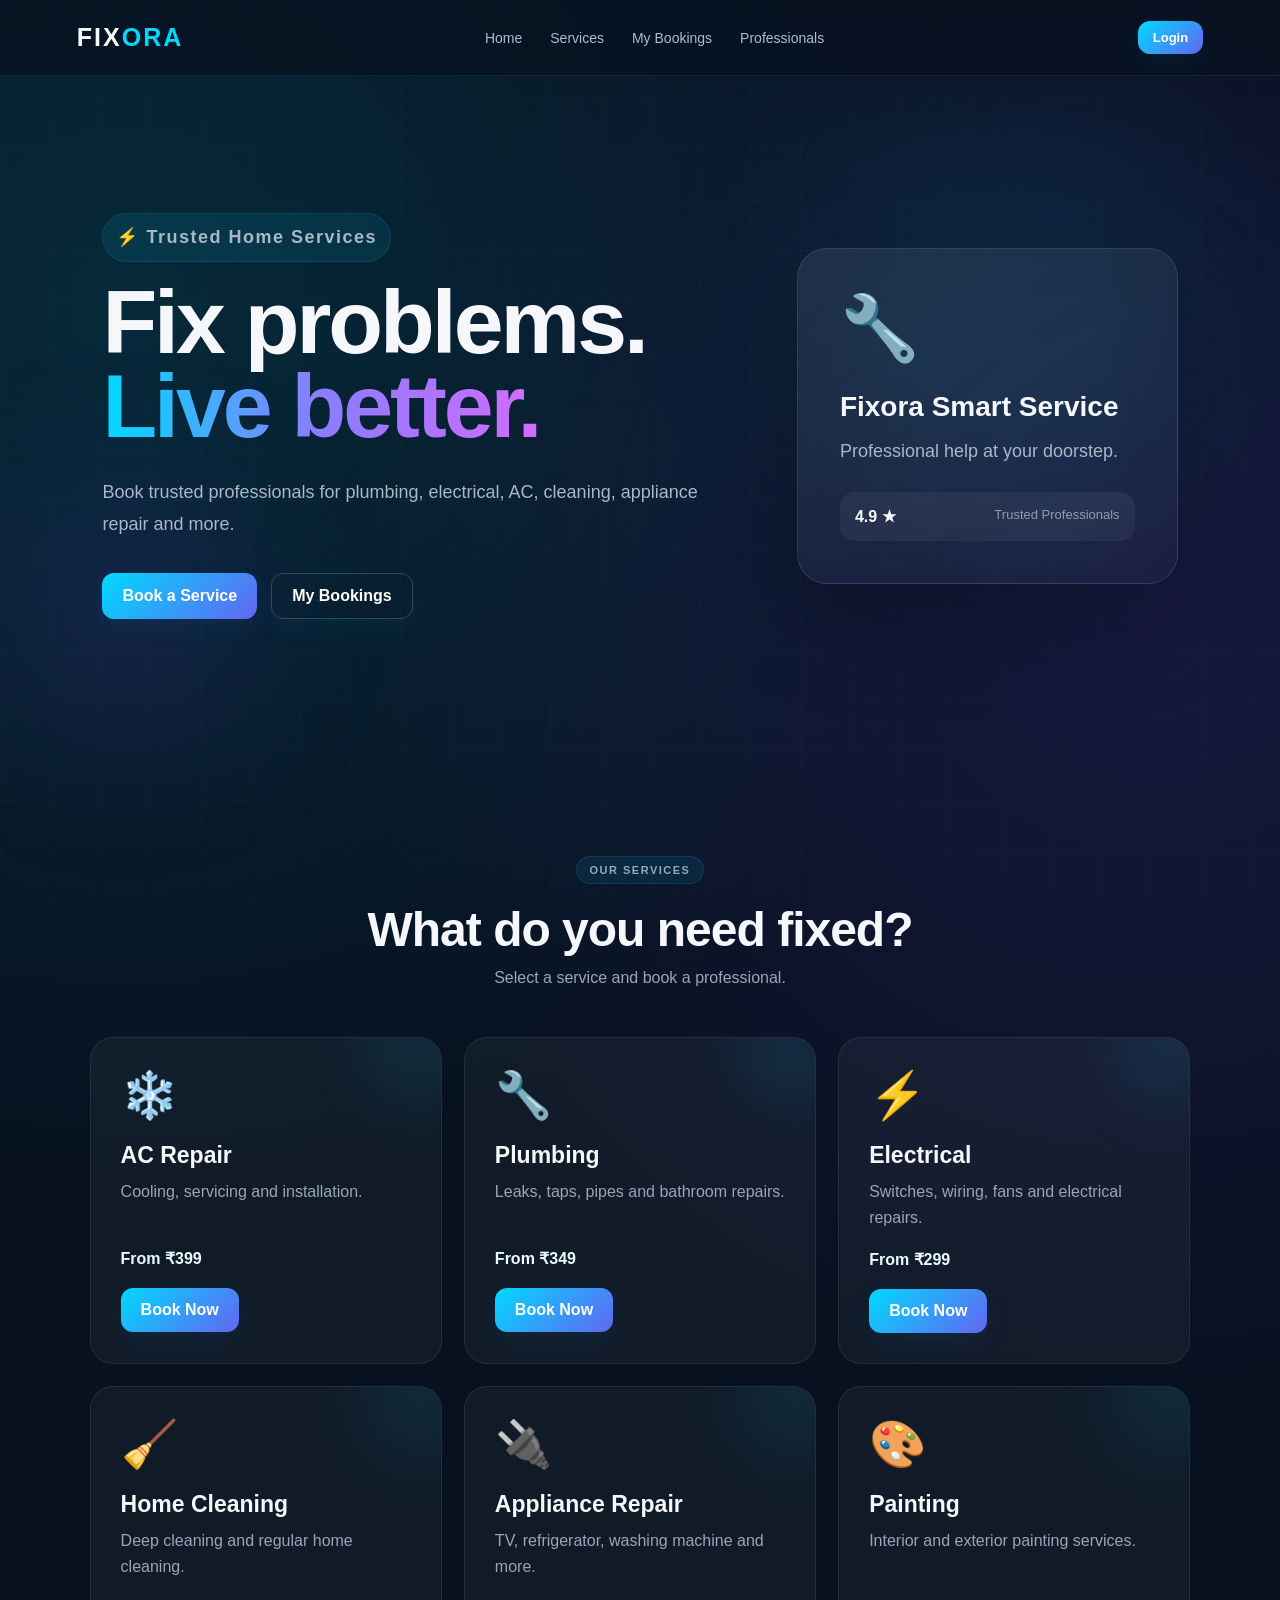
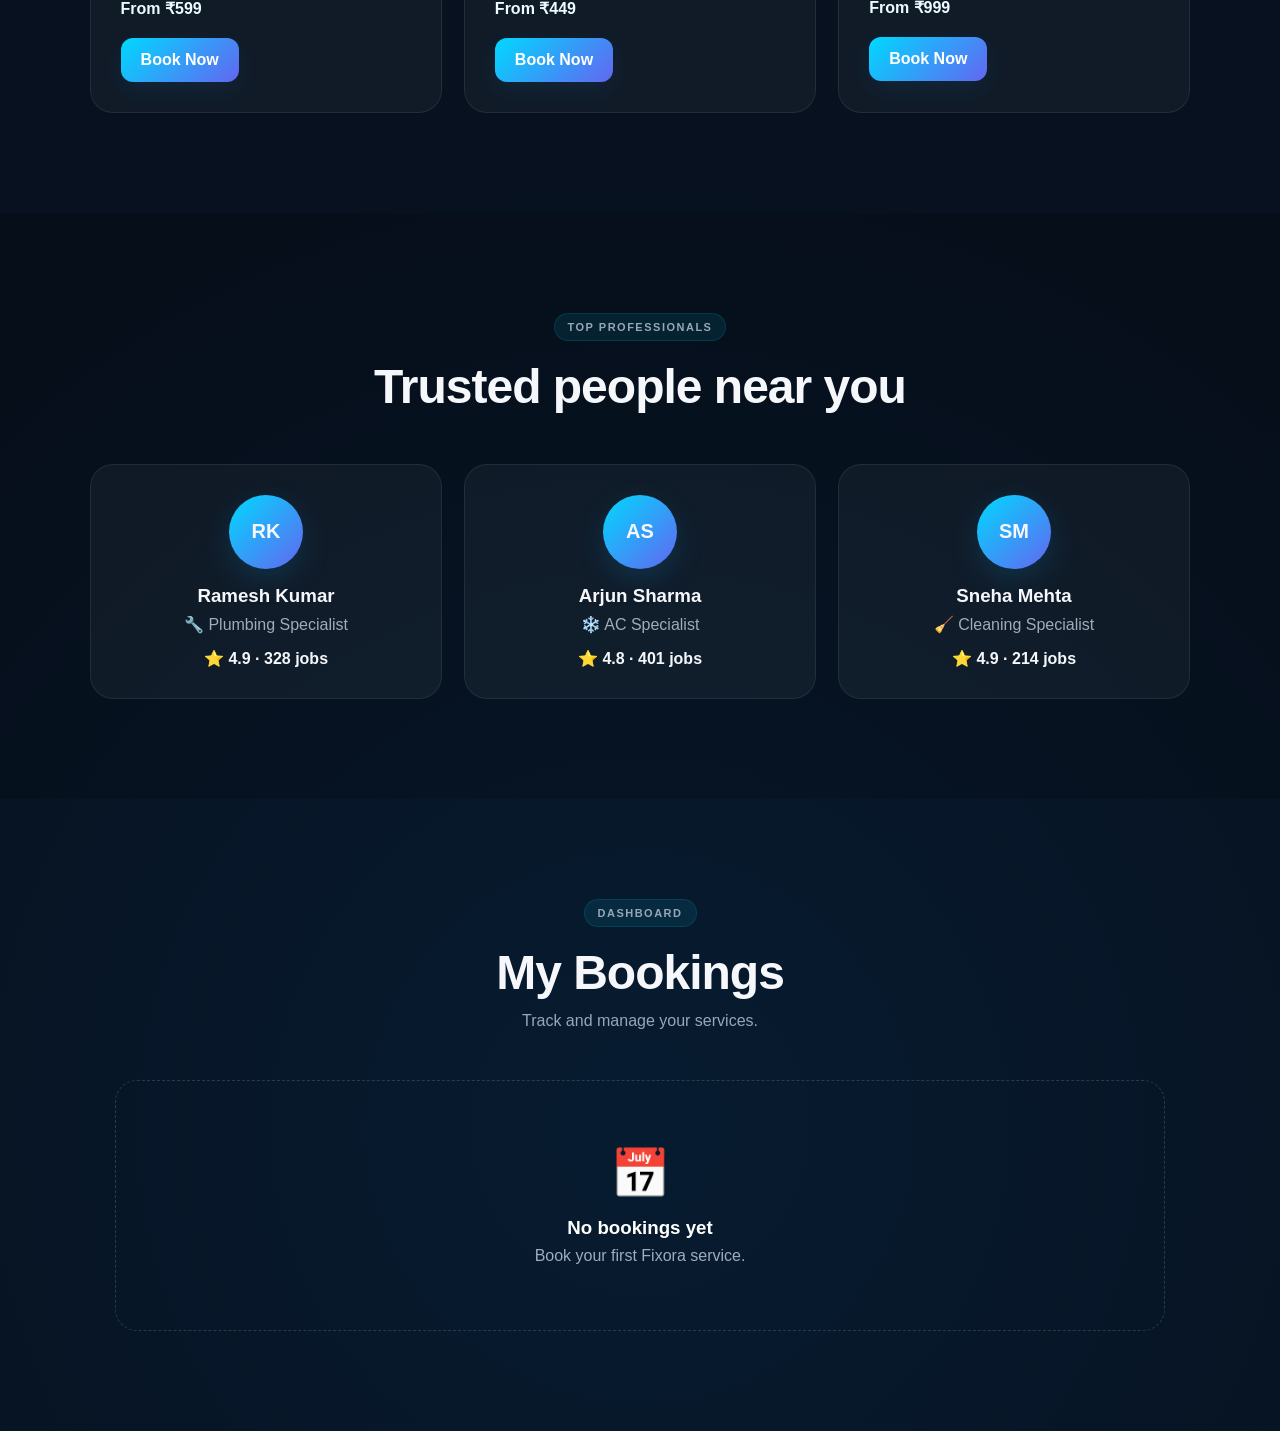
<file: Fixora-Next-Features/Fixora-Next/index.html>
<!DOCTYPE html>
<html lang="en">
<head>
  <meta charset="UTF-8">
  <meta name="viewport" content="width=device-width, initial-scale=1.0">
  <title>Fixora — Home Services</title>
  <link rel="stylesheet" href="styles.css">
</head>

<body>

<header class="navbar">
  <a class="logo" href="index.html">FIX<span>ORA</span></a>

  <nav>
    <a href="#home">Home</a>
    <a href="#services">Services</a>
    <a href="#bookings">My Bookings</a>
    <a href="#professionals">Professionals</a>
  </nav>

  <div class="nav-actions">
    <span id="userWelcome"></span>
    <a id="loginBtn" class="btn small" href="login.html">Login</a>
    <button id="logoutBtn" class="btn small danger hidden">Logout</button>
  </div>
</header>

<main>

<section id="home" class="hero">
  <div class="hero-content">
    <p class="badge">⚡ Trusted Home Services</p>
    <h1>Fix problems.<br><span>Live better.</span></h1>
    <p>
      Book trusted professionals for plumbing, electrical,
      AC, cleaning, appliance repair and more.
    </p>

    <div class="hero-buttons">
      <a href="#services" class="btn">Book a Service</a>
      <a href="#bookings" class="btn outline">My Bookings</a>
    </div>
  </div>

  <div class="hero-card">
    <div class="floating-icon">🔧</div>
    <h3>Fixora Smart Service</h3>
    <p>Professional help at your doorstep.</p>
    <div class="mini-stat">
      <strong>4.9 ★</strong>
      <span>Trusted Professionals</span>
    </div>
  </div>
</section>

<section id="services" class="section">
  <div class="section-heading">
    <p class="badge">OUR SERVICES</p>
    <h2>What do you need fixed?</h2>
    <p>Select a service and book a professional.</p>
  </div>

  <div class="service-grid">

    <article class="service-card" data-service="AC Repair">
      <div class="service-icon">❄️</div>
      <h3>AC Repair</h3>
      <p>Cooling, servicing and installation.</p>
      <strong>From ₹399</strong>
      <button class="btn bookBtn">Book Now</button>
    </article>

    <article class="service-card" data-service="Plumbing">
      <div class="service-icon">🔧</div>
      <h3>Plumbing</h3>
      <p>Leaks, taps, pipes and bathroom repairs.</p>
      <strong>From ₹349</strong>
      <button class="btn bookBtn">Book Now</button>
    </article>

    <article class="service-card" data-service="Electrical">
      <div class="service-icon">⚡</div>
      <h3>Electrical</h3>
      <p>Switches, wiring, fans and electrical repairs.</p>
      <strong>From ₹299</strong>
      <button class="btn bookBtn">Book Now</button>
    </article>

    <article class="service-card" data-service="Cleaning">
      <div class="service-icon">🧹</div>
      <h3>Home Cleaning</h3>
      <p>Deep cleaning and regular home cleaning.</p>
      <strong>From ₹599</strong>
      <button class="btn bookBtn">Book Now</button>
    </article>

    <article class="service-card" data-service="Appliance Repair">
      <div class="service-icon">🔌</div>
      <h3>Appliance Repair</h3>
      <p>TV, refrigerator, washing machine and more.</p>
      <strong>From ₹449</strong>
      <button class="btn bookBtn">Book Now</button>
    </article>

    <article class="service-card" data-service="Painting">
      <div class="service-icon">🎨</div>
      <h3>Painting</h3>
      <p>Interior and exterior painting services.</p>
      <strong>From ₹999</strong>
      <button class="btn bookBtn">Book Now</button>
    </article>

  </div>
</section>

<section id="professionals" class="section dark-section">
  <div class="section-heading">
    <p class="badge">TOP PROFESSIONALS</p>
    <h2>Trusted people near you</h2>
  </div>

  <div class="professional-grid">

    <div class="professional">
      <div class="avatar">RK</div>
      <h3>Ramesh Kumar</h3>
      <p>🔧 Plumbing Specialist</p>
      <strong>⭐ 4.9 · 328 jobs</strong>
    </div>

    <div class="professional">
      <div class="avatar">AS</div>
      <h3>Arjun Sharma</h3>
      <p>❄️ AC Specialist</p>
      <strong>⭐ 4.8 · 401 jobs</strong>
    </div>

    <div class="professional">
      <div class="avatar">SM</div>
      <h3>Sneha Mehta</h3>
      <p>🧹 Cleaning Specialist</p>
      <strong>⭐ 4.9 · 214 jobs</strong>
    </div>

  </div>
</section>

<section id="bookings" class="section">
  <div class="section-heading">
    <p class="badge">DASHBOARD</p>
    <h2>My Bookings</h2>
    <p>Track and manage your services.</p>
  </div>

  <div id="bookingList" class="booking-list"></div>
</section>

</main>

<!-- BOOKING MODAL -->

<div id="bookingModal" class="modal hidden">
  <div class="modal-box">

    <button class="close" id="closeBooking">×</button>

    <h2>Book Your Service</h2>

    <form id="bookingForm">

      <label>Service</label>
      <input id="serviceInput" readonly>

      <label>Professional</label>
      <select id="professionalInput" required>
        <option>Ramesh Kumar</option>
        <option>Arjun Sharma</option>
        <option>Sneha Mehta</option>
      </select>

      <label>Date</label>
      <input id="dateInput" type="date" required>

      <label>Time</label>
      <input id="timeInput" type="time" required>

      <label>Address</label>
      <textarea id="addressInput" placeholder="Enter your complete address" required></textarea>

      <label>Problem Details</label>
      <textarea id="problemInput" placeholder="Describe the problem"></textarea>

      <label>Payment Method</label>
      <select id="paymentInput">
        <option value="UPI">UPI</option>
        <option value="Card">Credit / Debit Card</option>
        <option value="Net Banking">Net Banking</option>
        <option value="Cash">Cash after service</option>
      </select>

      <button class="btn full" type="submit">
        Continue to Payment
      </button>

    </form>

  </div>
</div>

<!-- PAYMENT MODAL -->

<div id="paymentModal" class="modal hidden">
  <div class="modal-box">

    <button class="close" id="closePayment">×</button>

    <h2>💳 Fixora Payment</h2>

    <div id="paymentSummary"></div>

    <div class="payment-methods">
      <button data-method="UPI">📱 UPI</button>
      <button data-method="Card">💳 Card</button>
      <button data-method="Net Banking">🏦 Net Banking</button>
      <button data-method="Cash">💵 Cash</button>
    </div>

    <button id="payButton" class="btn full">
      Pay & Confirm Booking
    </button>

  </div>
</div>

<!-- TRACKING MODAL -->

<div id="trackingModal" class="modal hidden">
  <div class="modal-box">

    <button class="close" id="closeTracking">×</button>

    <h2>🚗 Track Your Booking</h2>

    <div id="trackingDetails"></div>

    <div class="timeline">

      <div class="timeline-item active">
        <span>✓</span>
        <div>
          <strong>Booking Confirmed</strong>
          <p>Your booking has been confirmed.</p>
        </div>
      </div>

      <div class="timeline-item active">
        <span>✓</span>
        <div>
          <strong>Professional Assigned</strong>
          <p>Your professional has been assigned.</p>
        </div>
      </div>

      <div class="timeline-item current">
        <span>🚗</span>
        <div>
          <strong>On the Way</strong>
          <p>Professional is travelling to your location.</p>
        </div>
      </div>

      <div class="timeline-item">
        <span>○</span>
        <div>
          <strong>Service Started</strong>
          <p>Waiting for service to start.</p>
        </div>
      </div>

      <div class="timeline-item">
        <span>○</span>
        <div>
          <strong>Completed</strong>
          <p>Service completion.</p>
        </div>
      </div>

    </div>

  </div>
</div>

<!-- TOAST -->

<div id="toast" class="toast"></div>

<script src="script.js"></script>

</body>
</html>
</file>
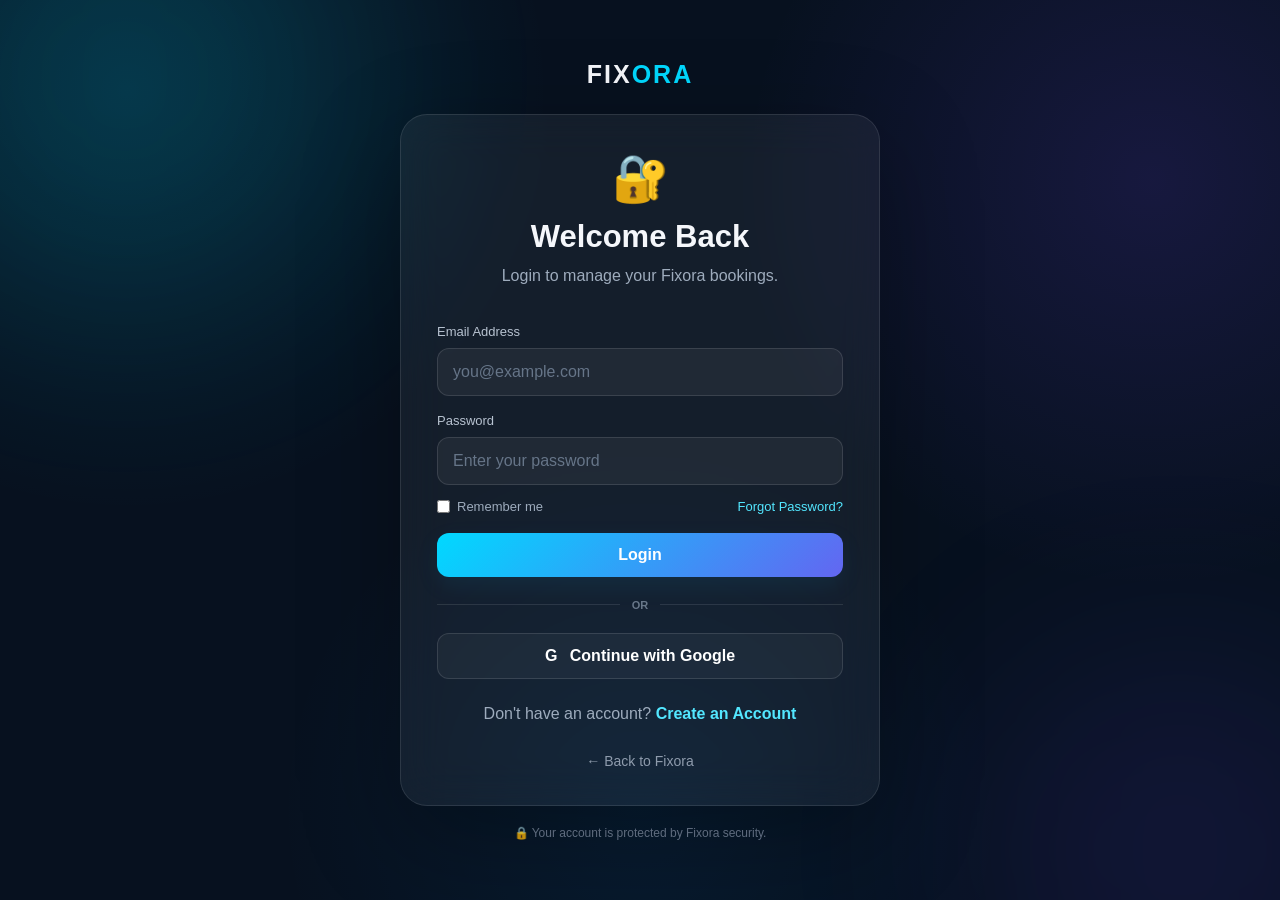
<file: Fixora-Next-Features/Fixora-Next/login.html>
<!DOCTYPE html>
<html lang="en">
<head>
  <meta charset="UTF-8">
  <meta name="viewport" content="width=device-width, initial-scale=1.0">

  <title>Login — Fixora</title>

  <link rel="stylesheet" href="styles.css">
</head>

<body class="auth-page">

  <div class="auth-container">

    <a href="index.html" class="logo">
      FIX<span>ORA</span>
    </a>

    <div class="auth-card">

      <div class="auth-icon">🔐</div>

      <h1>Welcome Back</h1>

      <p>Login to manage your Fixora bookings.</p>

      <form id="loginForm">

        <label for="loginEmail">Email Address</label>

        <input
          id="loginEmail"
          type="email"
          placeholder="you@example.com"
          autocomplete="email"
          required
        >

        <label for="loginPassword">Password</label>

        <input
          id="loginPassword"
          type="password"
          placeholder="Enter your password"
          autocomplete="current-password"
          required
        >

        <div class="password-options">

          <label class="remember">
            <input
              type="checkbox"
              id="rememberMe"
            >
            Remember me
          </label>

          <button
            type="button"
            class="forgot-btn"
            onclick="alert('Password reset will be available soon.')"
          >
            Forgot Password?
          </button>

        </div>

        <button
          class="btn full"
          type="submit"
        >
          Login
        </button>

      </form>

      <div class="divider">
        <span>OR</span>
      </div>

      <button
        type="button"
        class="social-login"
        onclick="alert('Google Login will be connected soon.')"
      >
        <span>G</span>
        Continue with Google
      </button>

      <p class="auth-bottom">
        Don't have an account?
        <a href="signup.html">Create an Account</a>
      </p>

      <a
        class="back-home"
        href="index.html"
      >
        ← Back to Fixora
      </a>

    </div>

    <p class="secure-note">
      🔒 Your account is protected by Fixora security.
    </p>

  </div>

  <script src="script.js"></script>

</body>
</html>
</file>
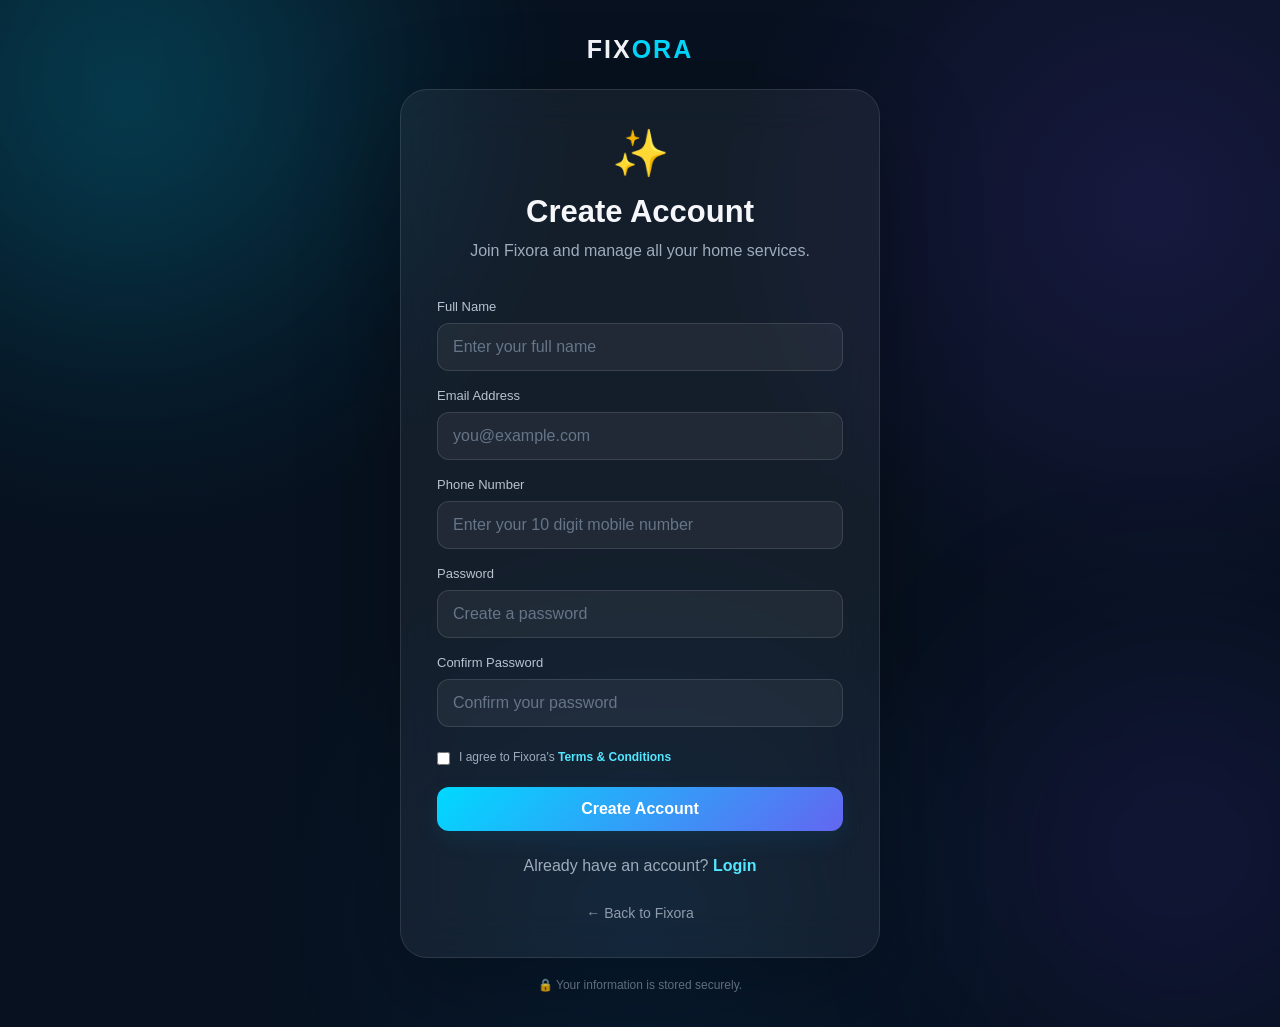
<file: Fixora-Next-Features/Fixora-Next/signup.html>
<!DOCTYPE html>
<html lang="en">

<head>

  <meta charset="UTF-8">

  <meta
    name="viewport"
    content="width=device-width, initial-scale=1.0"
  >

  <title>Create Account — Fixora</title>

  <link rel="stylesheet" href="styles.css">

</head>


<body class="auth-page">

  <div class="auth-container">

    <!-- LOGO -->

    <a
      href="index.html"
      class="logo"
    >
      FIX<span>ORA</span>
    </a>


    <!-- SIGNUP CARD -->

    <div class="auth-card">

      <div class="auth-icon">
        ✨
      </div>


      <h1>
        Create Account
      </h1>


      <p>
        Join Fixora and manage all your home services.
      </p>


      <form id="signupForm">

        <!-- NAME -->

        <label for="signupName">
          Full Name
        </label>

        <input
          id="signupName"
          type="text"
          placeholder="Enter your full name"
          autocomplete="name"
          required
        >


        <!-- EMAIL -->

        <label for="signupEmail">
          Email Address
        </label>

        <input
          id="signupEmail"
          type="email"
          placeholder="you@example.com"
          autocomplete="email"
          required
        >


        <!-- PHONE -->

        <label for="signupPhone">
          Phone Number
        </label>

        <input
          id="signupPhone"
          type="tel"
          placeholder="Enter your 10 digit mobile number"
          autocomplete="tel"
          minlength="10"
          maxlength="10"
          required
        >


        <!-- PASSWORD -->

        <label for="signupPassword">
          Password
        </label>

        <input
          id="signupPassword"
          type="password"
          placeholder="Create a password"
          autocomplete="new-password"
          minlength="6"
          required
        >


        <!-- CONFIRM PASSWORD -->

        <label for="signupConfirm">
          Confirm Password
        </label>

        <input
          id="signupConfirm"
          type="password"
          placeholder="Confirm your password"
          autocomplete="new-password"
          minlength="6"
          required
        >


        <!-- TERMS -->

        <label class="terms-check">

          <input
            type="checkbox"
            id="termsCheck"
            required
          >

          <span>
            I agree to Fixora's
            <a href="#" onclick="return false;">
              Terms & Conditions
            </a>
          </span>

        </label>


        <!-- CREATE ACCOUNT -->

        <button
          class="btn full"
          type="submit"
        >
          Create Account
        </button>

      </form>


      <!-- LOGIN -->

      <p class="auth-bottom">

        Already have an account?

        <a href="login.html">
          Login
        </a>

      </p>


      <!-- BACK -->

      <a
        class="back-home"
        href="index.html"
      >
        ← Back to Fixora
      </a>

    </div>


    <p class="secure-note">
      🔒 Your information is stored securely.
    </p>

  </div>


  <script src="script.js"></script>

</body>

</html>
</file>
<file: Fixora-Next-Features/Fixora-Next/styles.css>
/* =====================================================
   FIXORA — COMPLETE STYLES
===================================================== */

* {
  box-sizing: border-box;
  margin: 0;
  padding: 0;
}

html {
  scroll-behavior: smooth;
}

body {
  font-family: Inter, Arial, sans-serif;
  color: #f5f7fb;
  background:
    radial-gradient(circle at 10% 10%, rgba(0, 217, 255, .12), transparent 30%),
    radial-gradient(circle at 90% 20%, rgba(120, 70, 255, .14), transparent 30%),
    radial-gradient(circle at 50% 90%, rgba(0, 150, 255, .08), transparent 35%),
    #07111f;
  min-height: 100vh;
  overflow-x: hidden;
}

body::before {
  content: "";
  position: fixed;
  inset: 0;
  pointer-events: none;
  z-index: -1;
  background-image:
    linear-gradient(rgba(255,255,255,.018) 1px, transparent 1px),
    linear-gradient(90deg, rgba(255,255,255,.018) 1px, transparent 1px);
  background-size: 50px 50px;
}

a {
  color: inherit;
  text-decoration: none;
}

button,
input,
textarea,
select {
  font: inherit;
}

button {
  cursor: pointer;
}

.hidden {
  display: none !important;
}


/* =====================================================
   NAVBAR
===================================================== */

.navbar {
  position: sticky;
  top: 0;
  z-index: 100;
  height: 76px;
  padding: 0 6%;
  display: flex;
  align-items: center;
  justify-content: space-between;
  gap: 20px;
  background: rgba(7, 17, 31, .78);
  backdrop-filter: blur(20px);
  border-bottom: 1px solid rgba(255,255,255,.08);
}

.logo {
  font-size: 25px;
  font-weight: 900;
  letter-spacing: 2px;
}

.logo span {
  color: #00d9ff;
}

.navbar nav {
  display: flex;
  align-items: center;
  gap: 28px;
}

.navbar nav a {
  color: #aebccc;
  font-size: 14px;
  transition: .25s;
}

.navbar nav a:hover {
  color: #fff;
  transform: translateY(-1px);
}

.nav-actions {
  display: flex;
  align-items: center;
  gap: 12px;
}

#userWelcome {
  color: #8deeff;
  font-size: 13px;
  font-weight: 700;
}


/* =====================================================
   BUTTONS
===================================================== */

.btn {
  border: 0;
  padding: 13px 20px;
  border-radius: 12px;
  background: linear-gradient(135deg, #00d9ff, #6366f1);
  color: #fff;
  font-weight: 800;
  display: inline-flex;
  justify-content: center;
  align-items: center;
  gap: 8px;
  transition: .25s;
  box-shadow: 0 8px 25px rgba(0,180,255,.08);
}

.btn:hover {
  transform: translateY(-3px);
  box-shadow: 0 14px 35px rgba(0,200,255,.2);
}

.btn.small {
  padding: 9px 15px;
  font-size: 13px;
}

.btn.outline {
  background: transparent;
  border: 1px solid rgba(255,255,255,.18);
}

.btn.outline:hover {
  background: rgba(255,255,255,.06);
}

.btn.danger {
  background: linear-gradient(135deg, #ef4444, #dc2626);
}

.btn.full {
  width: 100%;
}


/* =====================================================
   HERO
===================================================== */

.hero {
  min-height: 680px;
  padding: 90px 8%;
  display: grid;
  grid-template-columns: 1.25fr .75fr;
  align-items: center;
  gap: 60px;
  position: relative;
}

.hero::before {
  content: "";
  position: absolute;
  width: 400px;
  height: 400px;
  border-radius: 50%;
  background: rgba(0, 217, 255, .1);
  filter: blur(90px);
  right: 5%;
  top: 50px;
  animation: floatGlow 6s ease-in-out infinite;
}

.hero::after {
  content: "";
  position: absolute;
  width: 250px;
  height: 250px;
  border-radius: 50%;
  background: rgba(120, 70, 255, .12);
  filter: blur(80px);
  left: 0;
  bottom: 20px;
}

.hero-content {
  position: relative;
  z-index: 2;
}

.badge {
  display: inline-block;
  padding: 7px 13px;
  border-radius: 30px;
  background: rgba(0,217,255,.09);
  border: 1px solid rgba(0,217,255,.12);
  color: #53e7ff;
  font-size: 11px;
  font-weight: 900;
  letter-spacing: 1.5px;
  margin-bottom: 18px;
}

.hero h1 {
  font-size: clamp(50px, 7vw, 92px);
  line-height: .94;
  letter-spacing: -3px;
  margin-bottom: 28px;
}

.hero h1 span {
  background: linear-gradient(90deg, #00d9ff, #8b7cff, #d26cff);
  -webkit-background-clip: text;
  background-clip: text;
  color: transparent;
}

.hero p {
  max-width: 650px;
  color: #aab7c7;
  font-size: 18px;
  line-height: 1.8;
}

.hero-buttons {
  display: flex;
  gap: 14px;
  margin-top: 32px;
}

.hero-card {
  position: relative;
  z-index: 2;
  padding: 42px;
  border-radius: 30px;
  background: linear-gradient(
    145deg,
    rgba(255,255,255,.075),
    rgba(255,255,255,.025)
  );
  border: 1px solid rgba(255,255,255,.11);
  backdrop-filter: blur(20px);
  box-shadow: 0 30px 100px rgba(0,0,0,.3);
  animation: cardFloat 5s ease-in-out infinite;
}

.floating-icon {
  font-size: 64px;
  margin-bottom: 25px;
}

.hero-card h3 {
  font-size: 28px;
  margin-bottom: 12px;
}

.hero-card p {
  margin-bottom: 25px;
}

.mini-stat {
  display: flex;
  justify-content: space-between;
  gap: 15px;
  padding: 15px;
  border-radius: 15px;
  background: rgba(255,255,255,.05);
}

.mini-stat span {
  color: #8f9cad;
  font-size: 13px;
}


/* =====================================================
   SECTIONS
===================================================== */

.section {
  padding: 100px 7%;
}

.section-heading {
  text-align: center;
  margin-bottom: 50px;
}

.section-heading h2 {
  font-size: clamp(32px, 5vw, 48px);
  margin-bottom: 12px;
  letter-spacing: -1px;
}

.section-heading p {
  color: #98a7b8;
}


/* =====================================================
   SERVICES
===================================================== */

.service-grid {
  display: grid;
  grid-template-columns: repeat(3, 1fr);
  gap: 22px;
  max-width: 1250px;
  margin: auto;
}

.service-card {
  padding: 30px;
  border-radius: 23px;
  background: rgba(255,255,255,.045);
  border: 1px solid rgba(255,255,255,.08);
  transition: .3s;
  position: relative;
  overflow: hidden;
}

.service-card::before {
  content: "";
  position: absolute;
  width: 120px;
  height: 120px;
  border-radius: 50%;
  background: rgba(0,217,255,.08);
  filter: blur(30px);
  top: -50px;
  right: -40px;
}

.service-card:hover {
  transform: translateY(-8px);
  border-color: rgba(0,217,255,.4);
  box-shadow: 0 20px 60px rgba(0,0,0,.22);
}

.service-icon {
  font-size: 46px;
  margin-bottom: 20px;
}

.service-card h3 {
  font-size: 23px;
  margin-bottom: 10px;
}

.service-card p {
  color: #98a6b7;
  line-height: 1.65;
  min-height: 52px;
  margin-bottom: 18px;
}

.service-card strong {
  display: block;
  margin-bottom: 20px;
  color: #eafcff;
}


/* =====================================================
   PROFESSIONALS
===================================================== */

.dark-section {
  background: rgba(0,0,0,.14);
}

.professional-grid {
  max-width: 1100px;
  margin: auto;
  display: grid;
  grid-template-columns: repeat(3, 1fr);
  gap: 22px;
}

.professional {
  padding: 30px;
  text-align: center;
  border-radius: 23px;
  background: rgba(255,255,255,.045);
  border: 1px solid rgba(255,255,255,.08);
  transition: .25s;
}

.professional:hover {
  transform: translateY(-6px);
  border-color: rgba(99,102,241,.4);
}

.avatar {
  width: 74px;
  height: 74px;
  margin: 0 auto 16px;
  display: grid;
  place-items: center;
  border-radius: 50%;
  background: linear-gradient(135deg, #00d9ff, #6366f1);
  font-size: 20px;
  font-weight: 900;
  box-shadow: 0 10px 30px rgba(0,180,255,.15);
}

.professional p {
  color: #9eacbd;
  margin: 8px 0 15px;
}


/* =====================================================
   BOOKINGS
===================================================== */

.booking-list {
  display: grid;
  gap: 20px;
  max-width: 1050px;
  margin: auto;
}

.booking-card {
  padding: 27px;
  border-radius: 23px;
  background: rgba(255,255,255,.045);
  border: 1px solid rgba(255,255,255,.08);
  transition: .25s;
}

.booking-card:hover {
  border-color: rgba(255,255,255,.15);
}

.booking-card.cancelled {
  opacity: .65;
}

.booking-top {
  display: flex;
  justify-content: space-between;
  gap: 20px;
  margin-bottom: 25px;
}

.booking-top h3 {
  font-size: 24px;
  margin: 10px 0;
}

.booking-top p {
  color: #8f9cad;
  font-size: 13px;
}

.booking-price {
  font-size: 28px;
  font-weight: 900;
}

.status {
  display: inline-block;
  padding: 6px 11px;
  border-radius: 20px;
  background: rgba(34,197,94,.12);
  color: #4ade80;
  font-size: 11px;
  font-weight: 900;
}

.booking-card.cancelled .status {
  background: rgba(239,68,68,.12);
  color: #f87171;
}

.booking-details {
  display: grid;
  grid-template-columns: repeat(4, 1fr);
  gap: 13px;
  margin-bottom: 20px;
}

.booking-details div {
  padding: 15px;
  border-radius: 14px;
  background: rgba(255,255,255,.035);
}

.booking-details strong {
  display: block;
  margin: 7px 0;
  font-size: 11px;
  color: #7f8da0;
  text-transform: uppercase;
  letter-spacing: .5px;
}

.booking-details span {
  display: block;
  font-size: 14px;
  word-break: break-word;
  color: #dce5ef;
}

.booking-actions {
  display: flex;
  gap: 10px;
  flex-wrap: wrap;
}


/* =====================================================
   MODALS
===================================================== */

.modal {
  position: fixed;
  inset: 0;
  z-index: 500;
  display: grid;
  place-items: center;
  padding: 20px;
  background: rgba(0,0,0,.76);
  backdrop-filter: blur(10px);
}

.modal-box {
  width: min(560px, 100%);
  max-height: 90vh;
  overflow-y: auto;
  padding: 34px;
  border-radius: 26px;
  background: #0d1a2b;
  border: 1px solid rgba(255,255,255,.1);
  box-shadow: 0 30px 100px rgba(0,0,0,.5);
  position: relative;
}

.modal-box h2 {
  margin-bottom: 25px;
}

.close {
  position: absolute;
  top: 15px;
  right: 15px;
  width: 38px;
  height: 38px;
  border: 0;
  border-radius: 50%;
  background: rgba(255,255,255,.08);
  color: #fff;
  font-size: 22px;
}

.close:hover {
  background: rgba(239,68,68,.2);
}


/* =====================================================
   FORMS
===================================================== */

form {
  display: grid;
  gap: 9px;
}

label {
  font-size: 13px;
  color: #b8c3d1;
  margin-top: 8px;
}

input,
textarea,
select {
  width: 100%;
  padding: 14px 15px;
  border-radius: 12px;
  border: 1px solid rgba(255,255,255,.12);
  background: rgba(255,255,255,.05);
  color: #fff;
  outline: none;
  transition: .2s;
}

input::placeholder,
textarea::placeholder {
  color: #667588;
}

input:focus,
textarea:focus,
select:focus {
  border-color: #00d9ff;
  box-shadow: 0 0 0 3px rgba(0,217,255,.08);
}

select option {
  background: #0d1a2b;
  color: #fff;
}

textarea {
  min-height: 95px;
  resize: vertical;
}


/* =====================================================
   PAYMENT
===================================================== */

.payment-summary {
  padding: 20px;
  border-radius: 16px;
  background: rgba(255,255,255,.05);
  margin-bottom: 20px;
}

.payment-summary h3 {
  margin-bottom: 15px;
}

.payment-summary p {
  color: #9eacbd;
  margin: 9px 0;
}

.payment-summary hr {
  border: 0;
  border-top: 1px solid rgba(255,255,255,.1);
  margin: 18px 0;
}

.payment-methods {
  display: grid;
  grid-template-columns: repeat(2, 1fr);
  gap: 10px;
  margin-bottom: 20px;
}

.payment-methods button {
  padding: 15px;
  border-radius: 12px;
  border: 1px solid rgba(255,255,255,.12);
  background: rgba(255,255,255,.04);
  color: #fff;
  transition: .2s;
}

.payment-methods button:hover,
.payment-methods button.selected {
  border-color: #00d9ff;
  background: rgba(0,217,255,.1);
}


/* =====================================================
   TRACKING
===================================================== */

.track-summary {
  padding: 18px;
  border-radius: 16px;
  background: rgba(255,255,255,.05);
  margin-bottom: 25px;
}

.track-summary p {
  color: #aab6c5;
  margin-top: 8px;
}

.timeline {
  position: relative;
  display: grid;
  gap: 20px;
}

.timeline::before {
  content: "";
  position: absolute;
  left: 18px;
  top: 20px;
  bottom: 20px;
  width: 2px;
  background: rgba(255,255,255,.1);
}

.timeline-item {
  display: flex;
  gap: 15px;
  position: relative;
}

.timeline-item > span {
  width: 38px;
  height: 38px;
  min-width: 38px;
  border-radius: 50%;
  display: grid;
  place-items: center;
  background: #162337;
  border: 1px solid rgba(255,255,255,.1);
  z-index: 2;
}

.timeline-item.active > span {
  background: rgba(34,197,94,.18);
  color: #4ade80;
}

.timeline-item.current > span {
  background: rgba(0,217,255,.18);
  color: #53e7ff;
}

.timeline-item strong {
  display: block;
  margin-top: 5px;
}

.timeline-item p {
  color: #8f9cad;
  font-size: 13px;
  margin-top: 5px;
}


/* =====================================================
   EMPTY STATE
===================================================== */

.empty-state {
  text-align: center;
  padding: 65px 30px;
  border-radius: 22px;
  border: 1px dashed rgba(255,255,255,.15);
  color: #9eacbd;
}

.empty-state div {
  font-size: 48px;
  margin-bottom: 15px;
}

.empty-state h3 {
  color: #fff;
  margin-bottom: 8px;
}


/* =====================================================
   LOGIN / SIGNUP
===================================================== */

.auth-page {
  min-height: 100vh;
  display: grid;
  place-items: center;
  padding: 35px 20px;
  position: relative;
}

.auth-page::before {
  content: "";
  position: fixed;
  width: 450px;
  height: 450px;
  border-radius: 50%;
  background: rgba(0,217,255,.09);
  filter: blur(100px);
  top: -150px;
  left: -100px;
  pointer-events: none;
}

.auth-page::after {
  content: "";
  position: fixed;
  width: 400px;
  height: 400px;
  border-radius: 50%;
  background: rgba(110,70,255,.1);
  filter: blur(100px);
  bottom: -150px;
  right: -100px;
  pointer-events: none;
}

.auth-container {
  width: min(480px, 100%);
  text-align: center;
  position: relative;
  z-index: 2;
}

.auth-container > .logo {
  display: inline-block;
  margin-bottom: 25px;
}

.auth-card {
  padding: 36px;
  border-radius: 27px;
  background: rgba(255,255,255,.055);
  border: 1px solid rgba(255,255,255,.1);
  text-align: left;
  backdrop-filter: blur(22px);
  box-shadow: 0 30px 100px rgba(0,0,0,.3);
}

.auth-icon {
  font-size: 46px;
  text-align: center;
  margin-bottom: 14px;
}

.auth-card h1 {
  text-align: center;
  font-size: 31px;
  margin-bottom: 8px;
}

.auth-card > p {
  text-align: center;
  color: #9eacbd;
  margin-bottom: 27px;
  line-height: 1.6;
}

.auth-bottom {
  margin-top: 22px;
  color: #9eacbd;
}

.auth-bottom a {
  color: #53e7ff;
  font-weight: 800;
}

.back-home {
  display: block;
  text-align: center;
  margin-top: 21px;
  color: #8f9cad;
  font-size: 14px;
  transition: .2s;
}

.back-home:hover {
  color: #fff;
}

.secure-note {
  margin-top: 20px;
  color: #718096;
  font-size: 12px;
}


/* =====================================================
   LOGIN OPTIONS
===================================================== */

.password-options {
  display: flex;
  align-items: center;
  justify-content: space-between;
  gap: 10px;
  margin: 5px 0 10px;
}

.remember {
  display: flex;
  align-items: center;
  gap: 7px;
  margin: 0;
  color: #9eacbd;
  font-size: 13px;
}

.remember input {
  width: auto;
  accent-color: #00d9ff;
}

.forgot-btn {
  border: 0;
  background: transparent;
  color: #53e7ff;
  font-size: 13px;
  cursor: pointer;
}

.divider {
  display: flex;
  align-items: center;
  gap: 12px;
  margin: 22px 0;
  color: #687789;
  font-size: 11px;
  font-weight: 700;
}

.divider::before,
.divider::after {
  content: "";
  flex: 1;
  height: 1px;
  background: rgba(255,255,255,.1);
}

.social-login {
  width: 100%;
  padding: 13px;
  border-radius: 12px;
  border: 1px solid rgba(255,255,255,.12);
  background: rgba(255,255,255,.04);
  color: white;
  cursor: pointer;
  font-weight: 700;
  transition: .2s;
}

.social-login:hover {
  background: rgba(255,255,255,.08);
  border-color: rgba(255,255,255,.2);
}

.social-login span {
  margin-right: 8px;
  font-weight: 900;
}


/* =====================================================
   SIGNUP TERMS
===================================================== */

.terms-check {
  display: flex;
  align-items: flex-start;
  gap: 9px;
  margin: 12px 0;
  line-height: 1.5;
}

.terms-check input {
  width: auto;
  margin-top: 4px;
  flex-shrink: 0;
  accent-color: #00d9ff;
}

.terms-check span {
  color: #9eacbd;
  font-size: 12px;
}

.terms-check a {
  color: #53e7ff;
  font-weight: 700;
}


/* =====================================================
   TOAST
===================================================== */

.toast {
  position: fixed;
  right: 25px;
  bottom: 25px;
  max-width: 360px;
  padding: 15px 20px;
  border-radius: 13px;
  background: #13243a;
  border: 1px solid rgba(255,255,255,.1);
  box-shadow: 0 15px 50px rgba(0,0,0,.3);
  transform: translateY(100px);
  opacity: 0;
  transition: .3s;
  z-index: 1000;
}

.toast.show {
  transform: translateY(0);
  opacity: 1;
}


/* =====================================================
   ANIMATIONS
===================================================== */

@keyframes floatGlow {

  0%,
  100% {
    transform: translate(0, 0);
  }

  50% {
    transform: translate(-25px, 25px);
  }
}

@keyframes cardFloat {

  0%,
  100% {
    transform: translateY(0);
  }

  50% {
    transform: translateY(-8px);
  }
}


/* =====================================================
   RESPONSIVE — TABLET
===================================================== */

@media (max-width: 1000px) {

  .navbar nav {
    display: none;
  }

  .hero {
    grid-template-columns: 1fr;
    padding: 70px 6%;
  }

  .hero-card {
    max-width: 600px;
    width: 100%;
    margin: auto;
  }

  .service-grid,
  .professional-grid {
    grid-template-columns: repeat(2, 1fr);
  }

  .booking-details {
    grid-template-columns: repeat(2, 1fr);
  }
}


/* =====================================================
   RESPONSIVE — MOBILE
===================================================== */

@media (max-width: 650px) {

  .navbar {
    height: 68px;
    padding: 0 4%;
  }

  .nav-actions #userWelcome {
    display: none;
  }

  .hero {
    min-height: auto;
    padding: 65px 5%;
  }

  .hero h1 {
    font-size: 51px;
    letter-spacing: -2px;
  }

  .hero p {
    font-size: 16px;
  }

  .hero-buttons {
    flex-direction: column;
  }

  .hero-buttons .btn {
    width: 100%;
  }

  .service-grid,
  .professional-grid {
    grid-template-columns: 1fr;
  }

  .booking-details {
    grid-template-columns: 1fr;
  }

  .booking-top {
    flex-direction: column;
  }

  .booking-actions {
    flex-direction: column;
  }

  .booking-actions .btn {
    width: 100%;
  }

  .section {
    padding: 70px 5%;
  }

  .section-heading h2 {
    font-size: 34px;
  }

  .hero-card {
    padding: 30px;
  }

  .modal-box {
    padding: 25px;
  }

  .payment-methods {
    grid-template-columns: 1fr;
  }

  .auth-card {
    padding: 27px 21px;
  }

  .auth-card h1 {
    font-size: 27px;
  }

  .password-options {
    align-items: flex-start;
    flex-direction: column;
  }

  .toast {
    left: 15px;
    right: 15px;
    bottom: 15px;
    max-width: none;
  }
}
</file>
